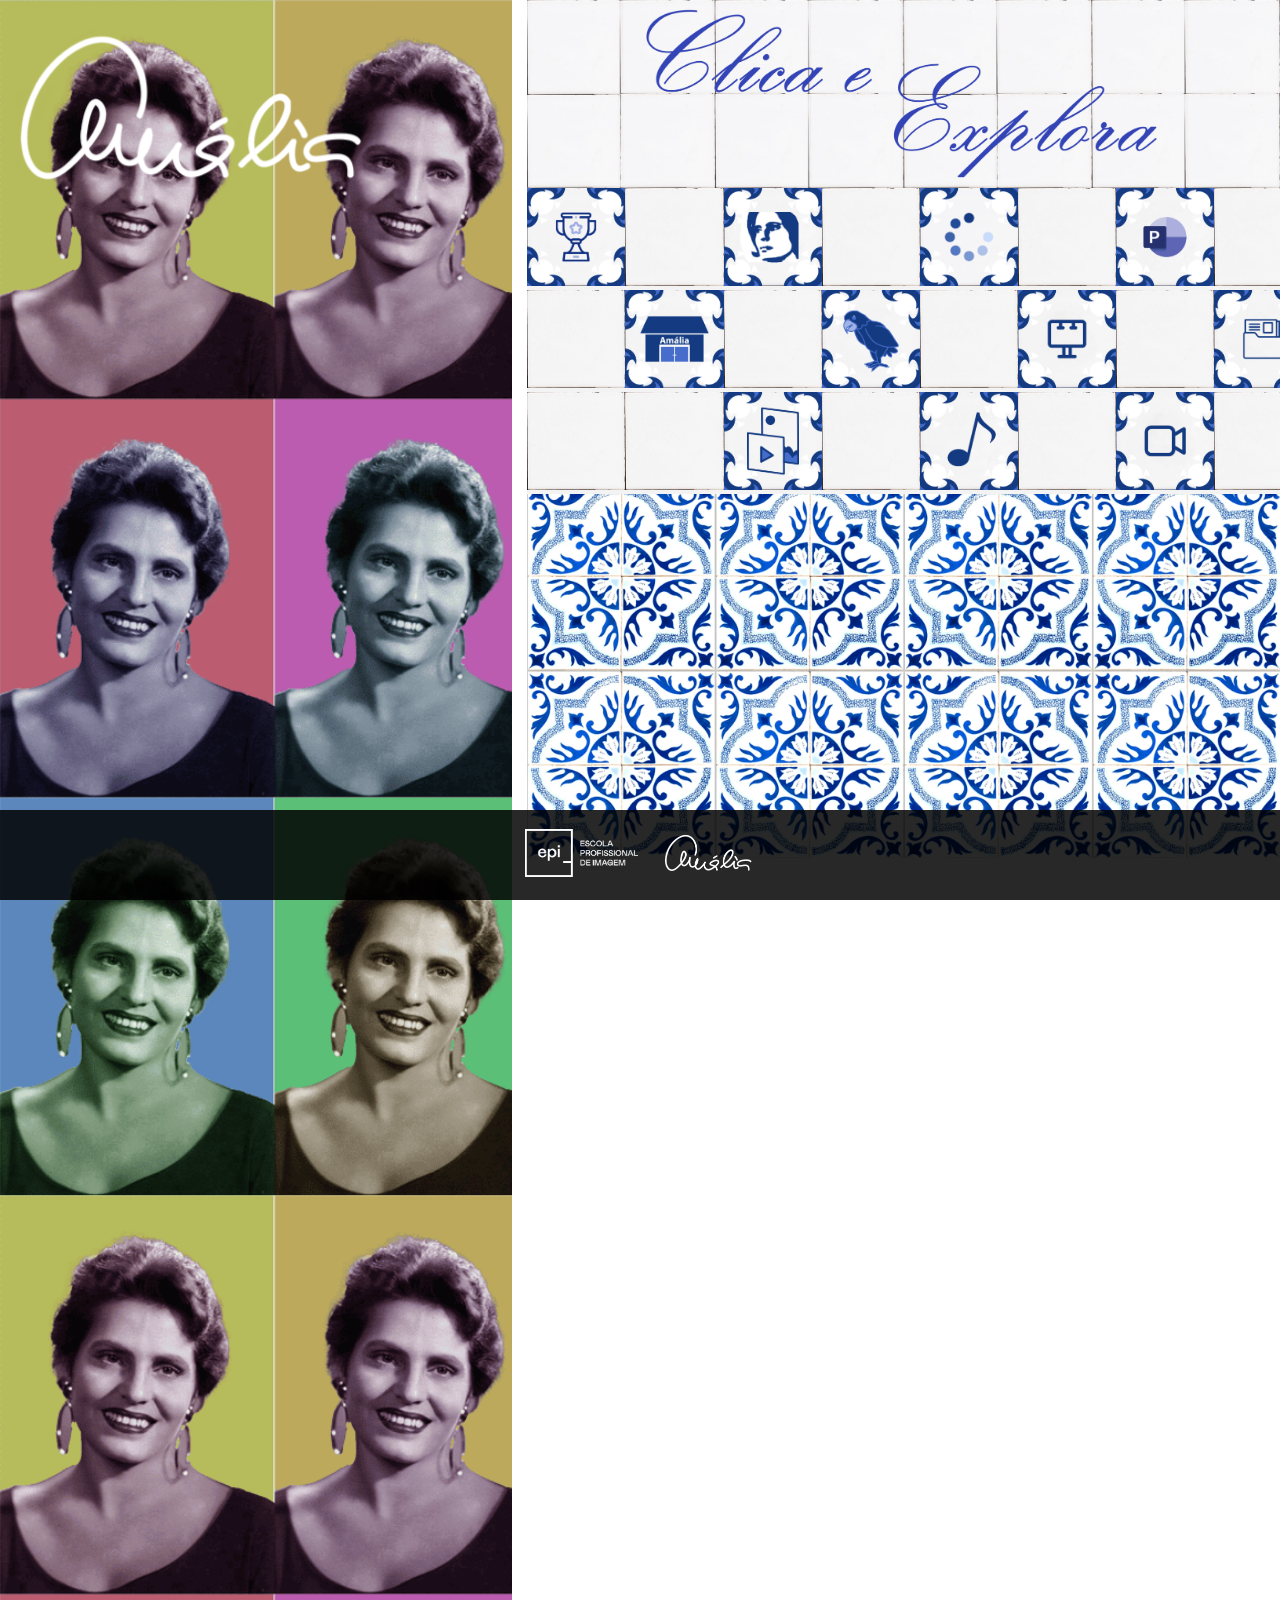
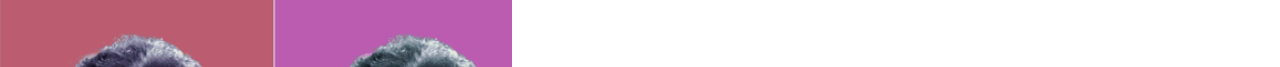
<file: index.html>
<!DOCTYPE html>
<html lang="en">
<head>
    <meta charset="UTF-8">
    <meta name="viewport" content="width=device-width, initial-scale=1.0">
    <title>Reviver Amália - Início</title>
    <link rel="stylesheet" href="style.css">
    <link rel="icon" href="imagens/icon.png" type="image/x-icon">
    <link href="https://unpkg.com/aos@2.3.1/dist/aos.css" rel="stylesheet">

    <link rel="preconnect" href="https://fonts.googleapis.com">
    <link rel="preconnect" href="https://fonts.gstatic.com" crossorigin>
    <link href="https://fonts.googleapis.com/css2?family=Amatic+SC:wght@400;700&display=swap" rel="stylesheet">
    
</head>
<body>
 <div class="logo"><img src="imagens/logo casa2.png" alt=""></div> 

  <div class="content" data-aos="fade-left">
    <div class="frase"><img src="imagens/frase.png" alt=""></div>
  <div class="tiles"  data-aos-delay="350">
    <div class="tile icon"><a href="Concurso.html"><img src="imagens/azuleijos/concurso.png" alt=""></a></div>
    <div class="tile"><img src="imagens/tile.png" alt=""></div>
    <div class="tile icon"><a href="Historia.html"><img src="imagens/azuleijos/historio amalia.png" alt=""></a></div>
    <div class="tile"><img src="imagens/tile.png" alt=""></div>
    <div class="tile icon"><a href="processotrabalho.html"><img src="imagens/azuleijos/easteregg.png" alt=""></a></div>
    <div class="tile"><img src="imagens/tile.png" alt=""></div>
    <div class="tile icon"><a target="_blank" href="https://www.canva.com/design/DAGnUgQPcQE/6aN4FumB0e2GBZfVPCCh3A/edit"><img src="imagens/azuleijos/powerpoint.png" alt=""></a></div>
    <div class="tile"><img src="imagens/tile.png" alt=""></div>
    <div class="tile"><img src="imagens/tile.png" alt=""></div>
    <div class="tile icon"><a target="_blank" href="https://www.cmjornal.pt/cm-interativo/graficos-interativos/amalia-revisitada"><img src="imagens/azuleijos/museu amalia.png" alt=""></a></div>
    <div class="tile"><img src="imagens/tile.png" alt=""></div>
    <div class="tile icon"><a href="Papagaio.html"><img src="imagens/azuleijos/papagaio.png" alt=""></a></div>
    <div class="tile"><img src="imagens/tile.png" alt=""></div>
    <div class="tile icon"><a href="promocionais.html"><img src="imagens/azuleijos/promocionais.png" alt=""></a></div>
    <div class="tile"><img src="imagens/tile.png" alt=""></div>
    <div class="tile icon"><a target="_blank" href="conteudo/Dossier.pdf"><img src="imagens/azuleijos/dossier.png" alt=""></a></div>
    <div class="tile"><img src="imagens/tile.png" alt=""></div>
    <div class="tile"><img src="imagens/tile.png" alt=""></div>
    <div class="tile icon"><a href="fotosevideos.html"><img src="imagens/azuleijos/video e poster2.png" alt=""></a></div>
    <div class="tile"><img src="imagens/tile.png" alt=""></div>
    <div class="tile icon"><a target="_blank" href="https://www.youtube.com/c/Am%C3%A1liaRodriguesOfficial/playlists"><img src="imagens/azuleijos/Musica.png" alt=""></a></div>
    <div class="tile"><img src="imagens/tile.png" alt=""></div>
    <div class="tile icon"><a href="reels.html"><img src="imagens/azuleijos/reels.png" alt=""></a></div>
    <div class="tile"><img src="imagens/tile.png" alt=""></div>
  </div>

  <div class="separador"><img src="imagens/azulejo-parede.png" alt=""></div>
<br>
<div class="contactos"  data-aos="fade-down">
  <h1>Contacte-nos</h1>
  <br>
  <form action="enviar_contacto.php" method="POST" class="formulario-contacto">
    <label for="nome">Nome:</label><br>
    <input type="text" id="nome" name="nome" required><br><br>
  
    <label for="email">Email:</label><br>
    <input type="email" id="email" name="email" required><br><br>
  
    <label for="mensagem">Mensagem:</label><br>
    <textarea id="mensagem" name="mensagem" rows="5" required></textarea><br><br>
  
    <button type="submit">Enviar</button>
  </form>

  <br><br><br><br><br>
</div>
  </div>
  </div>
  </div>
</div>
</div>


<div class="footer">
  <div class="epi-container">
    <a class="epi" target="_blank" href="https://www.epi.edu.pt/">
      <img src="imagens/loog escola.png" alt="">
    </a>
    <div class="creditos">
      <h2>Grupo 14:</h2> <br>
      Iara Ramos <br>Carolina Silva <br>Vasco Sousa <br>Francisco Valério <br>
      Simão Lidório <br>Gabriel Rodrigues <br>Tomás Maia <br>Nicholas Nobre <br>
      Pedro Morais <br>Olivia Danielides <br>Tomás Fialho
    </div>
  </div>
  <a target="_blank" href="https://amaliarodrigues.pt/en/home-page/">
    <img src="imagens/logo casa2.png" alt="">
  </a>
</div>

<script src="https://unpkg.com/aos@2.3.1/dist/aos.js"></script>
<script>
  AOS.init();
</script>
</body>
</html>
</file>
<file: style.css>
* {
  margin: 0;
  padding: 0;
  box-sizing: border-box;
}
html {width: 100%; height: 100%;}
body { font-family: "Amatic SC", sans-serif;
  font-weight: 700;
  font-style: normal;  background-image: url(imagens/back1.png); background-size: 150%; }
.content {width: 60%; height: auto; background-color: white; position: absolute; right: 0%;margin: 0;float: right;}
.logo img {width: 30%; position: fixed; z-index: 5; padding: 1%;}
.frase {height: 50%;width: 100%; padding-left: 2%; background-color: white; margin-bottom: -4px;}
.frase img {width: 100%;}
.separador {height: 50%;width: 100%; padding-left: 2%; background-color: white; padding-bottom: 2%;}
.separador img {width: 100%;}
.tile {z-index: 0;width: 100%;height: 100%; aspect-ratio: 1/1;}
.tile img {width: 100%; height: 100%;}
.icon img{transition: transform 0.2s;}
.icon img:hover {transform: scale(.9);
}
.tiles {
    width: 100%;
    display: inline-grid;
    grid-template-columns: auto auto auto auto auto auto auto auto;
    background-color: white;
    padding-left: 2%;
    
  }
  .tiles > div {
    background-color: #f3f3f3;
  }

 .footer {
  width: 100%;
  height: 10%;
  background-color: rgba(0, 0, 0, 0.842);
  z-index: 100;
  position: fixed;
  bottom: 0%;
  
  display: flex;
  align-items: center;      /* Alinha verticalmente */
  justify-content: center;  /* Centraliza horizontalmente */
  gap: 20px;                /* Espaço entre os ícones */
}

.footer a img { padding: .8%;}

.contactos {padding-left: 5%; padding-top: 2%; font-size: 30px;}
.contactos button {background-color: rgb(255, 169, 215); padding: 1%; border-radius: 10%; font-size: 25px; font-family: "Amatic SC", sans-serif;
  font-weight: 700;
  font-style: normal;}
.contactos input {border-radius: 25%; padding: 1%; height: 2%; border: solid black 2px;}
.contactos textarea  {border-radius: 10%; padding: 1%; width: 40%; border: solid black 2px;}

.epi-container {
  position: relative;
  display: inline-block;
}

.creditos {
  width: 300px;
  background-color: black;
  color: white;
  padding: 20px;
  font-size: 20px;
  position: absolute;
  bottom: 100%;
  left: 50%;
  transform: translateX(-50%);
  display: none;
  z-index: 1000;
  text-align: left;
  border-radius: 10px;
  border: 5px solid white;
  margin: 10%;
}

.epi-container:hover .creditos {
  display: block;
}

.footer a img {
  height: 50px; /* ou outro tamanho desejado */
  width: auto;
}

.footer h2 {font-size: 40px}
</file>
